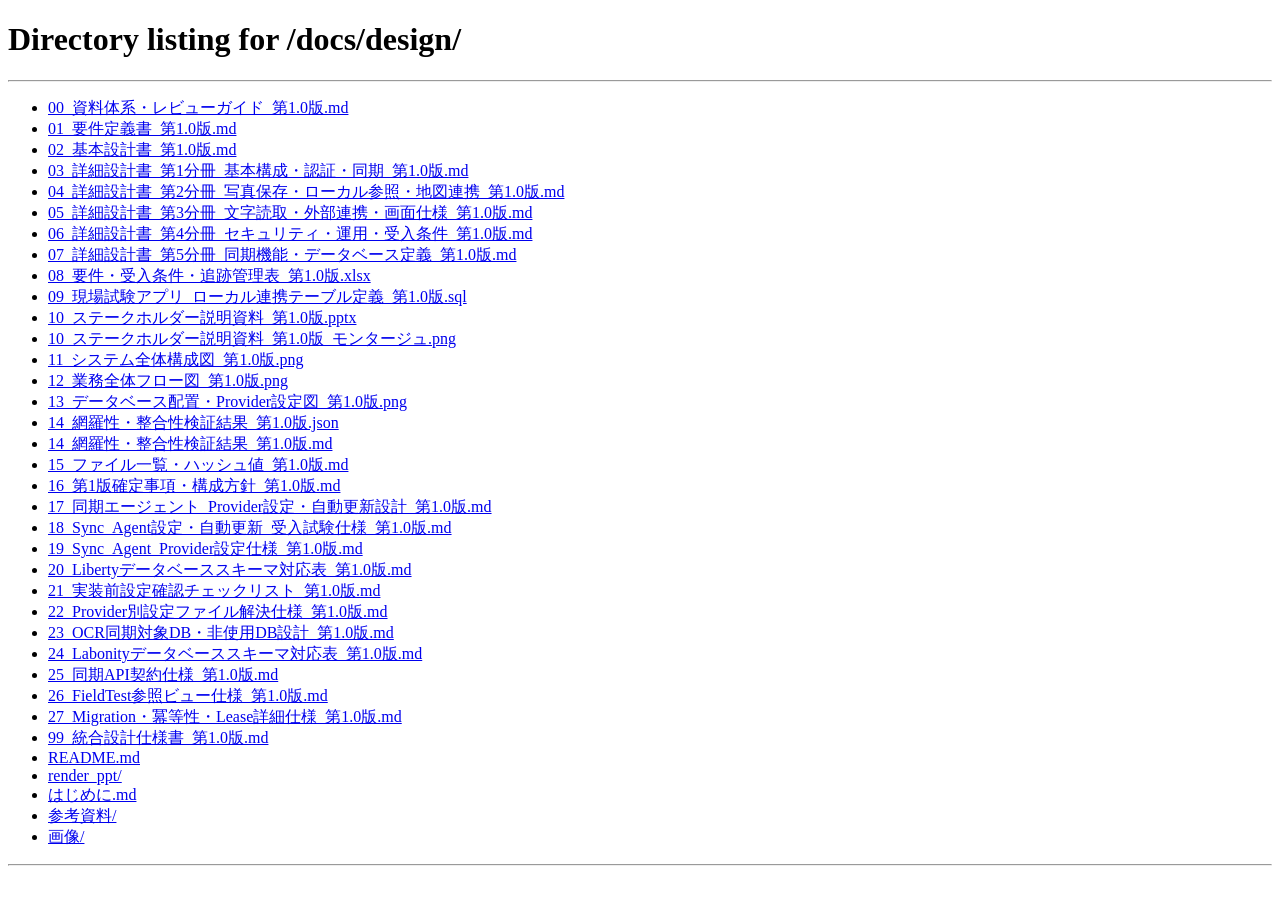
<file: index.html>
<!doctype html>
<html lang="ja">
<head>
  <meta charset="utf-8">
  <meta http-equiv="refresh" content="0; url=docs/design/">
  <meta name="viewport" content="width=device-width, initial-scale=1">
  <title>FieldTester</title>
  <link rel="canonical" href="docs/design/">
</head>
<body>
  <p><a href="docs/design/">現場試験アプリ 設計書 目次へ移動</a></p>
</body>
</html>
</file>
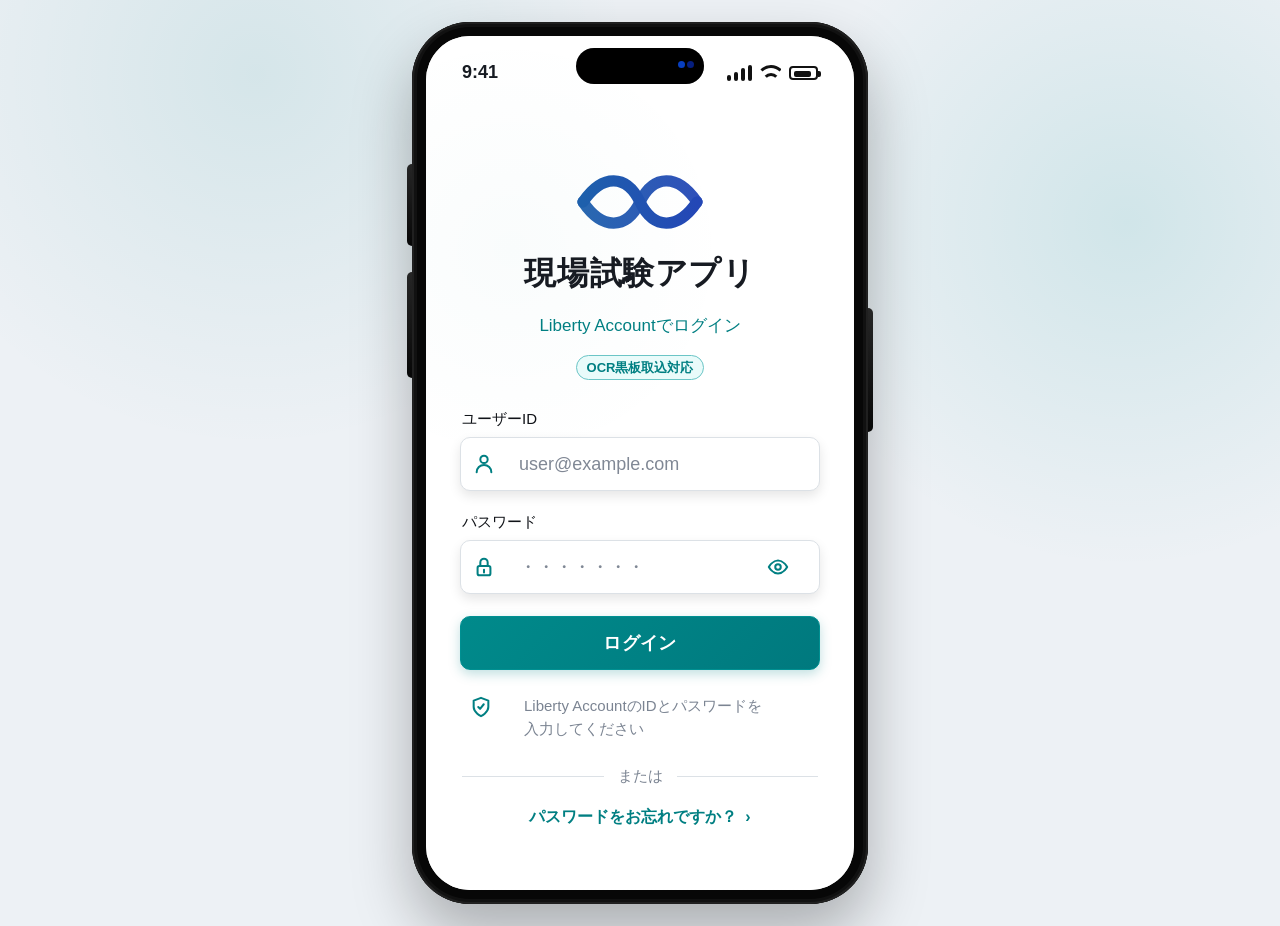
<file: docs/sample/index.html>
<!doctype html>
<html lang="ja">
<head>
  <meta charset="utf-8">
  <meta name="viewport" content="width=device-width, initial-scale=1">
  <title>現場試験アプリ OCR黒板対応サンプル</title>
  <link rel="stylesheet" href="assets/styles.css">
</head>
<body>
  <noscript>このサンプルを実行するには JavaScript を有効にしてください。</noscript>
  <div id="app"></div>
  <div id="toast" class="toast" aria-live="polite"></div>
  <input id="photoFileInput" class="visually-hidden" type="file" accept="image/*">
  <script src="assets/app.js" defer></script>
</body>
</html>
</file>
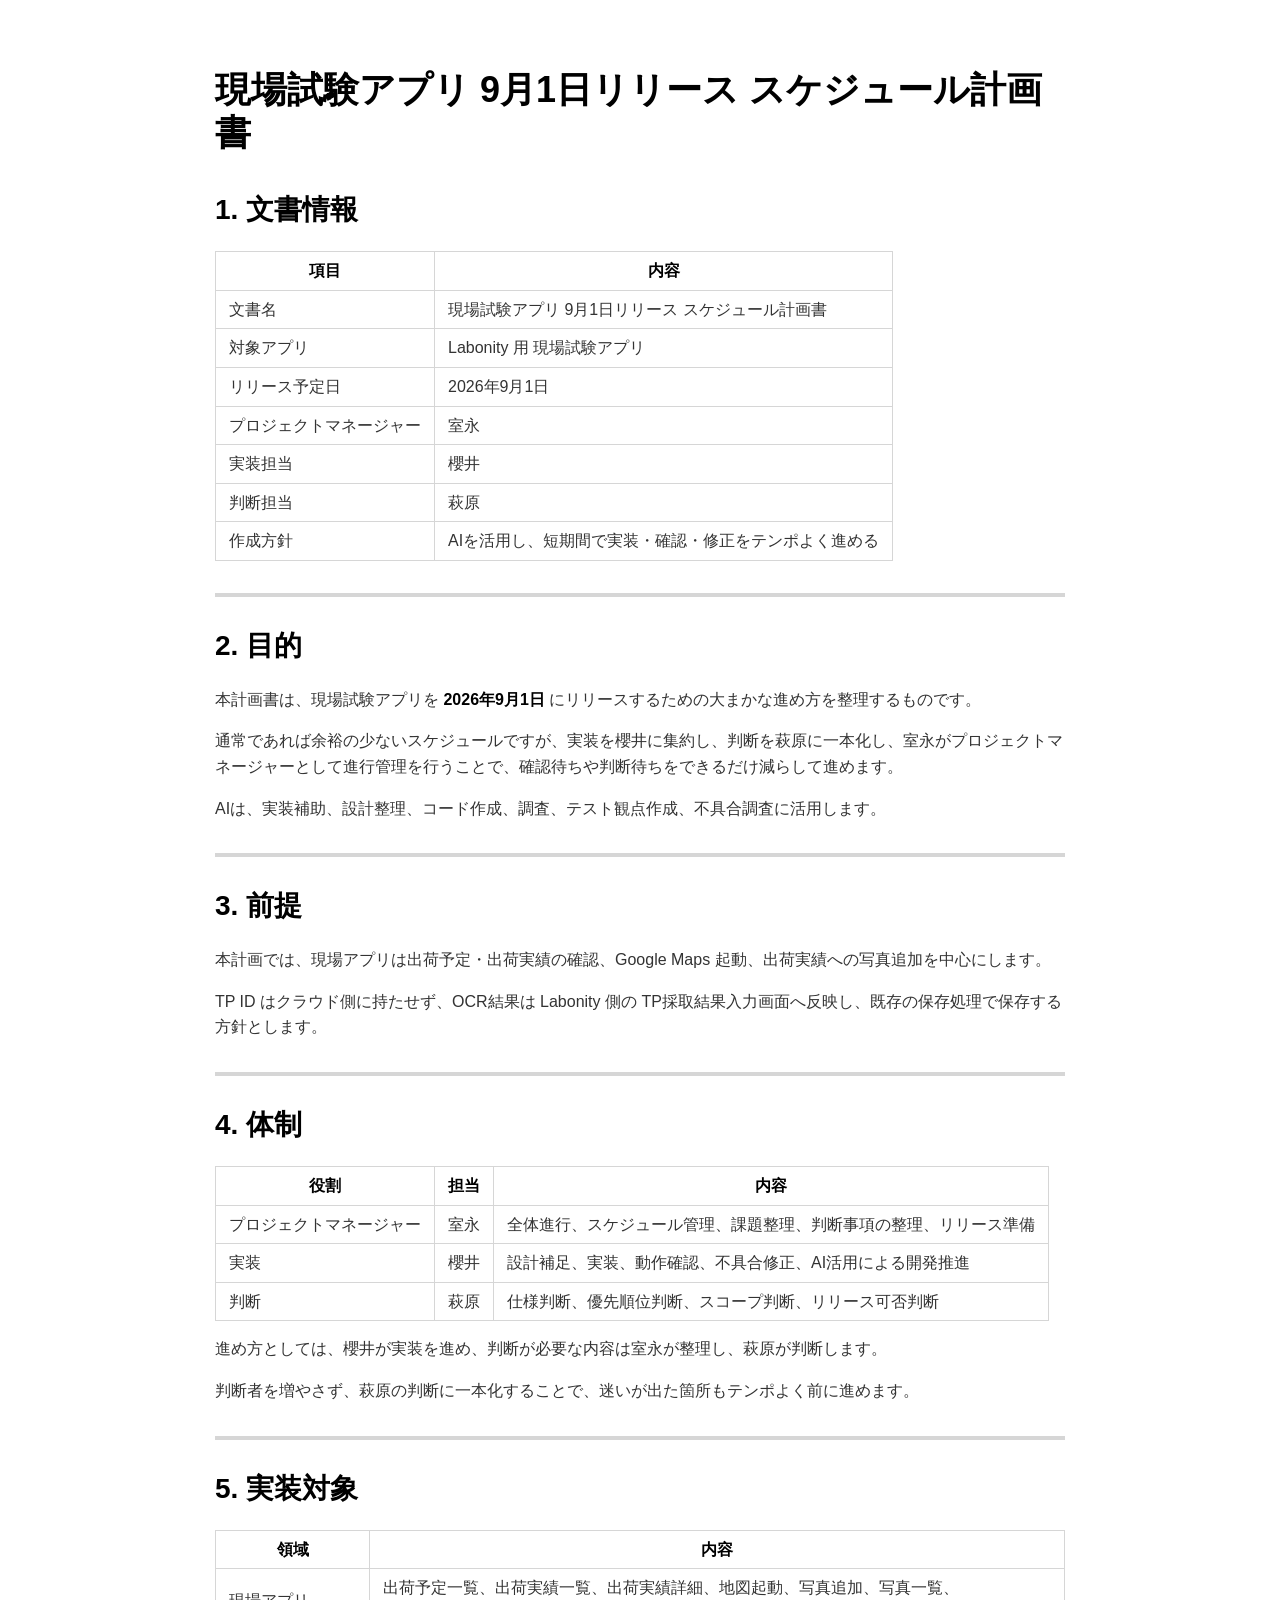
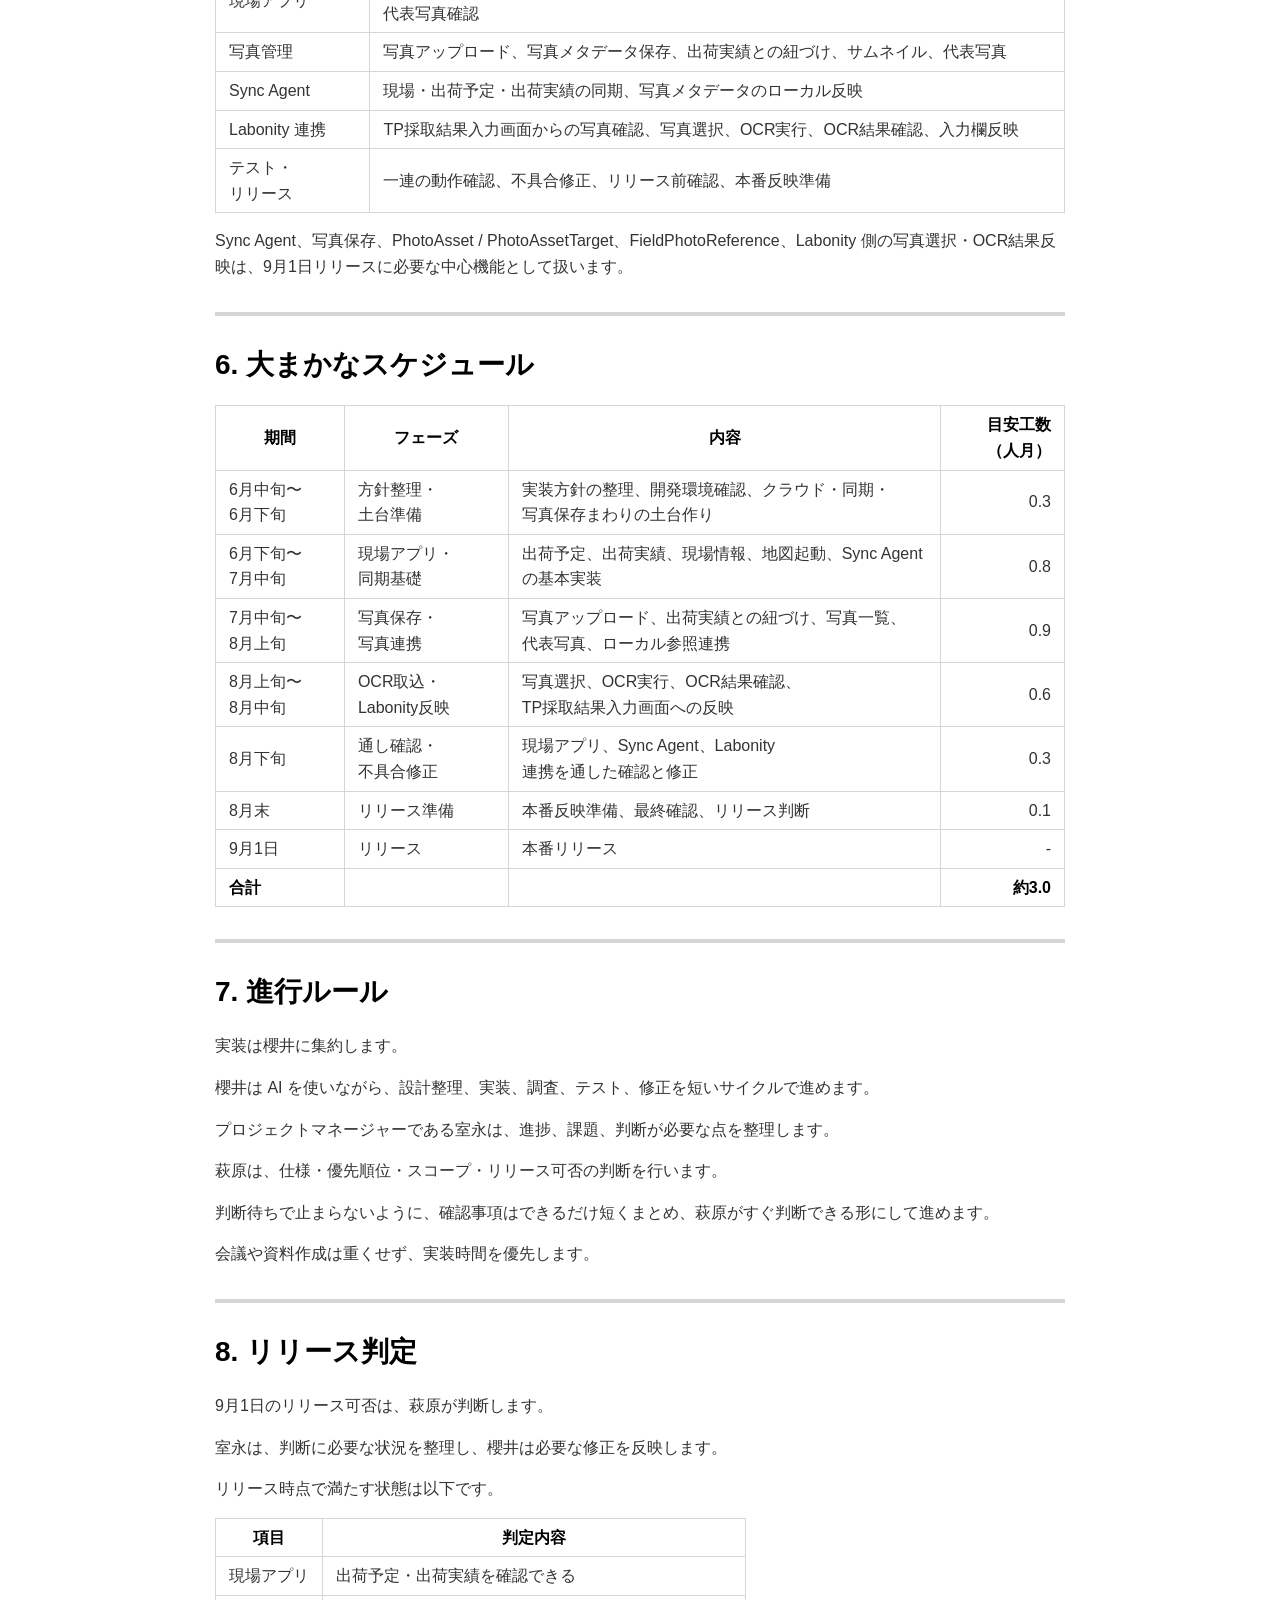
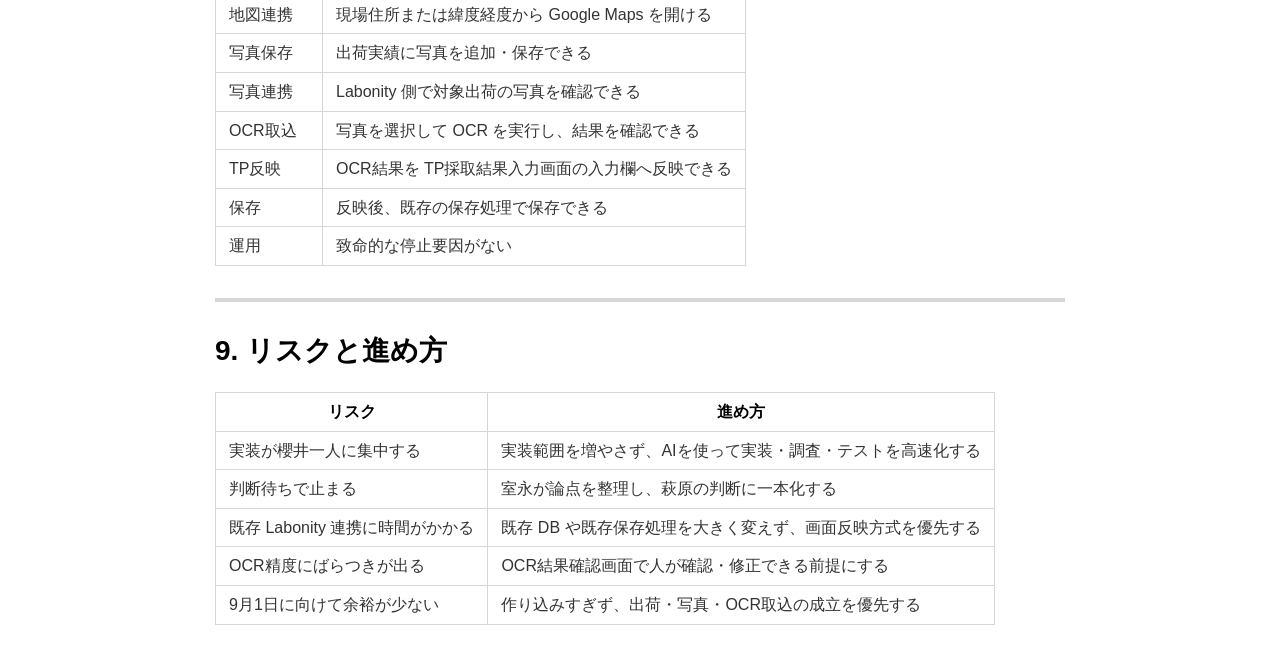
<file: docs/現場試験アプリ_9月1日リリース_スケジュール計画書.html>
<!DOCTYPE html><html><head>
      <title>現場試験アプリ_9月1日リリース_スケジュール計画書</title>
      <meta charset="utf-8">
      <meta name="viewport" content="width=device-width, initial-scale=1.0">
      
      <link rel="stylesheet" href="file:///c:\Users\User01\.antigravity-ide\extensions\shd101wyy.markdown-preview-enhanced-0.8.30-universal\crossnote\dependencies\katex\katex.min.css">
      
      
      
      
      
      
      
      <style>
      code[class*=language-],pre[class*=language-]{color:#333;background:0 0;font-family:Consolas,"Liberation Mono",Menlo,Courier,monospace;text-align:left;white-space:pre;word-spacing:normal;word-break:normal;word-wrap:normal;line-height:1.4;-moz-tab-size:8;-o-tab-size:8;tab-size:8;-webkit-hyphens:none;-moz-hyphens:none;-ms-hyphens:none;hyphens:none}pre[class*=language-]{padding:.8em;overflow:auto;border-radius:3px;background:#f5f5f5}:not(pre)>code[class*=language-]{padding:.1em;border-radius:.3em;white-space:normal;background:#f5f5f5}.token.blockquote,.token.comment{color:#969896}.token.cdata{color:#183691}.token.doctype,.token.macro.property,.token.punctuation,.token.variable{color:#333}.token.builtin,.token.important,.token.keyword,.token.operator,.token.rule{color:#a71d5d}.token.attr-value,.token.regex,.token.string,.token.url{color:#183691}.token.atrule,.token.boolean,.token.code,.token.command,.token.constant,.token.entity,.token.number,.token.property,.token.symbol{color:#0086b3}.token.prolog,.token.selector,.token.tag{color:#63a35c}.token.attr-name,.token.class,.token.class-name,.token.function,.token.id,.token.namespace,.token.pseudo-class,.token.pseudo-element,.token.url-reference .token.variable{color:#795da3}.token.entity{cursor:help}.token.title,.token.title .token.punctuation{font-weight:700;color:#1d3e81}.token.list{color:#ed6a43}.token.inserted{background-color:#eaffea;color:#55a532}.token.deleted{background-color:#ffecec;color:#bd2c00}.token.bold{font-weight:700}.token.italic{font-style:italic}.language-json .token.property{color:#183691}.language-markup .token.tag .token.punctuation{color:#333}.language-css .token.function,code.language-css{color:#0086b3}.language-yaml .token.atrule{color:#63a35c}code.language-yaml{color:#183691}.language-ruby .token.function{color:#333}.language-markdown .token.url{color:#795da3}.language-makefile .token.symbol{color:#795da3}.language-makefile .token.variable{color:#183691}.language-makefile .token.builtin{color:#0086b3}.language-bash .token.keyword{color:#0086b3}pre[data-line]{position:relative;padding:1em 0 1em 3em}pre[data-line] .line-highlight-wrapper{position:absolute;top:0;left:0;background-color:transparent;display:block;width:100%}pre[data-line] .line-highlight{position:absolute;left:0;right:0;padding:inherit 0;margin-top:1em;background:hsla(24,20%,50%,.08);background:linear-gradient(to right,hsla(24,20%,50%,.1) 70%,hsla(24,20%,50%,0));pointer-events:none;line-height:inherit;white-space:pre}pre[data-line] .line-highlight:before,pre[data-line] .line-highlight[data-end]:after{content:attr(data-start);position:absolute;top:.4em;left:.6em;min-width:1em;padding:0 .5em;background-color:hsla(24,20%,50%,.4);color:#f4f1ef;font:bold 65%/1.5 sans-serif;text-align:center;vertical-align:.3em;border-radius:999px;text-shadow:none;box-shadow:0 1px #fff}pre[data-line] .line-highlight[data-end]:after{content:attr(data-end);top:auto;bottom:.4em}html body{font-family:'Helvetica Neue',Helvetica,'Segoe UI',Arial,freesans,sans-serif;font-size:16px;line-height:1.6;color:#333;background-color:#fff;overflow:initial;box-sizing:border-box;word-wrap:break-word}html body>:first-child{margin-top:0}html body h1,html body h2,html body h3,html body h4,html body h5,html body h6{line-height:1.2;margin-top:1em;margin-bottom:16px;color:#000}html body h1{font-size:2.25em;font-weight:300;padding-bottom:.3em}html body h2{font-size:1.75em;font-weight:400;padding-bottom:.3em}html body h3{font-size:1.5em;font-weight:500}html body h4{font-size:1.25em;font-weight:600}html body h5{font-size:1.1em;font-weight:600}html body h6{font-size:1em;font-weight:600}html body h1,html body h2,html body h3,html body h4,html body h5{font-weight:600}html body h5{font-size:1em}html body h6{color:#5c5c5c}html body strong{color:#000}html body del{color:#5c5c5c}html body a:not([href]){color:inherit;text-decoration:none}html body a{color:#08c;text-decoration:none}html body a:hover{color:#00a3f5;text-decoration:none}html body img{max-width:100%}html body>p{margin-top:0;margin-bottom:16px;word-wrap:break-word}html body>ol,html body>ul{margin-bottom:16px}html body ol,html body ul{padding-left:2em}html body ol.no-list,html body ul.no-list{padding:0;list-style-type:none}html body ol ol,html body ol ul,html body ul ol,html body ul ul{margin-top:0;margin-bottom:0}html body li{margin-bottom:0}html body li.task-list-item{list-style:none}html body li>p{margin-top:0;margin-bottom:0}html body .task-list-item-checkbox{margin:0 .2em .25em -1.8em;vertical-align:middle}html body .task-list-item-checkbox:hover{cursor:pointer}html body blockquote{margin:16px 0;font-size:inherit;padding:0 15px;color:#5c5c5c;background-color:#f0f0f0;border-left:4px solid #d6d6d6}html body blockquote>:first-child{margin-top:0}html body blockquote>:last-child{margin-bottom:0}html body hr{height:4px;margin:32px 0;background-color:#d6d6d6;border:0 none}html body table{margin:10px 0 15px 0;border-collapse:collapse;border-spacing:0;display:block;width:100%;overflow:auto;word-break:normal;word-break:keep-all}html body table th{font-weight:700;color:#000}html body table td,html body table th{border:1px solid #d6d6d6;padding:6px 13px}html body dl{padding:0}html body dl dt{padding:0;margin-top:16px;font-size:1em;font-style:italic;font-weight:700}html body dl dd{padding:0 16px;margin-bottom:16px}html body code{font-family:Menlo,Monaco,Consolas,'Courier New',monospace;font-size:.85em;color:#000;background-color:#f0f0f0;border-radius:3px;padding:.2em 0}html body code::after,html body code::before{letter-spacing:-.2em;content:'\00a0'}html body pre>code{padding:0;margin:0;word-break:normal;white-space:pre;background:0 0;border:0}html body .highlight{margin-bottom:16px}html body .highlight pre,html body pre{padding:1em;overflow:auto;line-height:1.45;border:#d6d6d6;border-radius:3px}html body .highlight pre{margin-bottom:0;word-break:normal}html body pre code,html body pre tt{display:inline;max-width:initial;padding:0;margin:0;overflow:initial;line-height:inherit;word-wrap:normal;background-color:transparent;border:0}html body pre code:after,html body pre code:before,html body pre tt:after,html body pre tt:before{content:normal}html body blockquote,html body dl,html body ol,html body p,html body pre,html body ul{margin-top:0;margin-bottom:16px}html body kbd{color:#000;border:1px solid #d6d6d6;border-bottom:2px solid #c7c7c7;padding:2px 4px;background-color:#f0f0f0;border-radius:3px}@media print{html body{background-color:#fff}html body h1,html body h2,html body h3,html body h4,html body h5,html body h6{color:#000;page-break-after:avoid}html body blockquote{color:#5c5c5c}html body pre{page-break-inside:avoid}html body table{display:table}html body img{display:block;max-width:100%;max-height:100%}html body code,html body pre{word-wrap:break-word;white-space:pre}}.markdown-preview{width:100%;height:100%;box-sizing:border-box}.markdown-preview ul{list-style:disc}.markdown-preview ul ul{list-style:circle}.markdown-preview ul ul ul{list-style:square}.markdown-preview ol{list-style:decimal}.markdown-preview ol ol,.markdown-preview ul ol{list-style-type:lower-roman}.markdown-preview ol ol ol,.markdown-preview ol ul ol,.markdown-preview ul ol ol,.markdown-preview ul ul ol{list-style-type:lower-alpha}.markdown-preview .newpage,.markdown-preview .pagebreak{page-break-before:always}.markdown-preview pre.line-numbers{position:relative;padding-left:3.8em;counter-reset:linenumber}.markdown-preview pre.line-numbers>code{position:relative}.markdown-preview pre.line-numbers .line-numbers-rows{position:absolute;pointer-events:none;top:1em;font-size:100%;left:0;width:3em;letter-spacing:-1px;border-right:1px solid #999;-webkit-user-select:none;-moz-user-select:none;-ms-user-select:none;user-select:none}.markdown-preview pre.line-numbers .line-numbers-rows>span{pointer-events:none;display:block;counter-increment:linenumber}.markdown-preview pre.line-numbers .line-numbers-rows>span:before{content:counter(linenumber);color:#999;display:block;padding-right:.8em;text-align:right}.markdown-preview .mathjax-exps .MathJax_Display{text-align:center!important}.markdown-preview:not([data-for=preview]) .code-chunk .code-chunk-btn-group{display:none}.markdown-preview:not([data-for=preview]) .code-chunk .status{display:none}.markdown-preview:not([data-for=preview]) .code-chunk .output-div{margin-bottom:16px}.markdown-preview .md-toc{padding:0}.markdown-preview .md-toc .md-toc-details{margin:0;padding:0;border:none}.markdown-preview .md-toc summary.md-toc-link-wrapper{cursor:pointer;list-style-position:outside}.markdown-preview .md-toc summary.md-toc-link-wrapper::marker{font-size:.85em}.markdown-preview .md-toc .md-toc-link-wrapper .md-toc-link{display:inline;padding:.25rem 0}.markdown-preview .md-toc .md-toc-link-wrapper .md-toc-link div,.markdown-preview .md-toc .md-toc-link-wrapper .md-toc-link p{display:inline}.markdown-preview .md-toc .md-toc-link-wrapper.highlighted .md-toc-link{font-weight:800}.markdown-preview .md-toc .md-toc-link-wrapper[data-level='0']{margin-left:12px}.markdown-preview .md-toc .md-toc-link-wrapper[data-level='1']{margin-left:28px}.markdown-preview .md-toc .md-toc-link-wrapper[data-level='2']{margin-left:44px}.markdown-preview .md-toc .md-toc-link-wrapper[data-level='3']{margin-left:60px}.markdown-preview .md-toc .md-toc-link-wrapper[data-level='4']{margin-left:76px}.markdown-preview .md-toc .md-toc-link-wrapper[data-level='5']{margin-left:80px}.markdown-preview a.tag,.markdown-preview a.tag:active,.markdown-preview a.tag:link,.markdown-preview a.tag:visited,.markdown-preview span.tag:not(.token){display:inline-block;background-color:var(--vscode-badge-background,rgba(127,127,127,.18));color:var(--vscode-badge-foreground,currentColor);border-radius:2em;font-size:.85em;font-weight:500;padding:.05em .55em;line-height:1.5;white-space:nowrap;text-decoration:none;text-shadow:none;box-shadow:none;transition:background-color .12s ease,opacity .12s ease}.markdown-preview a.tag{cursor:pointer}.markdown-preview a.tag:focus,.markdown-preview a.tag:hover{background-color:var(--vscode-badge-background,rgba(127,127,127,.32));color:var(--vscode-badge-foreground,currentColor);opacity:.85;text-decoration:none;outline:0}.markdown-preview .wikilink-embed-content{border-left:3px solid var(--vscode-textBlockQuote-border,rgba(128,128,128,.3));background:var(--vscode-textBlockQuote-background,rgba(128,128,128,.05));margin:.5em 0;padding:.5em .75em;border-radius:0 3px 3px 0}.markdown-preview .wikilink-embed-content.wikilink-embed-error{border-left-color:var(--vscode-errorForeground,#cf222e);color:var(--vscode-errorForeground,#cf222e);font-style:italic;opacity:.8}.markdown-preview .wikilink-embed-content h1:first-child,.markdown-preview .wikilink-embed-content h2:first-child,.markdown-preview .wikilink-embed-content h3:first-child,.markdown-preview .wikilink-embed-content h4:first-child,.markdown-preview .wikilink-embed-content h5:first-child,.markdown-preview .wikilink-embed-content h6:first-child{margin-top:.25em}.markdown-preview .wikilink-embed-content .wikilink-embed-content{margin:.25em 0;padding:.25em .5em}.markdown-preview .block-id{display:none}.scrollbar-style::-webkit-scrollbar{width:8px}.scrollbar-style::-webkit-scrollbar-track{border-radius:10px;background-color:transparent}.scrollbar-style::-webkit-scrollbar-thumb{border-radius:5px;background-color:var(--vscode-scrollbarSlider-background,rgba(150,150,150,.66));border:4px solid var(--vscode-scrollbarSlider-background,rgba(150,150,150,.66));background-clip:content-box}.scrollbar-style::-webkit-scrollbar-thumb:hover{background-color:var(--vscode-scrollbarSlider-hoverBackground,rgba(120,120,120,.66))}html body[for=html-export]:not([data-presentation-mode]){position:relative;width:100%;height:100%;top:0;left:0;margin:0;padding:0;overflow:auto}html body[for=html-export]:not([data-presentation-mode]) .markdown-preview{position:relative;top:0;min-height:100vh}@media screen and (min-width:914px){html body[for=html-export]:not([data-presentation-mode]) .markdown-preview{padding:2em calc(50% - 457px + 2em)}}@media screen and (max-width:914px){html body[for=html-export]:not([data-presentation-mode]) .markdown-preview{padding:2em}}@media screen and (max-width:450px){html body[for=html-export]:not([data-presentation-mode]) .markdown-preview{font-size:14px!important;padding:1em}}@media print{html body[for=html-export]:not([data-presentation-mode]) #sidebar-toc-btn{display:none}}html body[for=html-export]:not([data-presentation-mode]) #sidebar-toc-btn{position:fixed;bottom:8px;left:8px;font-size:28px;cursor:pointer;color:inherit;z-index:99;width:32px;text-align:center;opacity:.4}html body[for=html-export]:not([data-presentation-mode])[html-show-sidebar-toc] #sidebar-toc-btn{opacity:1}html body[for=html-export]:not([data-presentation-mode])[html-show-sidebar-toc] .md-sidebar-toc{position:fixed;top:0;left:0;width:300px;height:100%;padding:32px 0 48px 0;font-size:14px;box-shadow:0 0 4px rgba(150,150,150,.33);box-sizing:border-box;overflow:auto;background-color:inherit}html body[for=html-export]:not([data-presentation-mode])[html-show-sidebar-toc] .md-sidebar-toc::-webkit-scrollbar{width:8px}html body[for=html-export]:not([data-presentation-mode])[html-show-sidebar-toc] .md-sidebar-toc::-webkit-scrollbar-track{border-radius:10px;background-color:transparent}html body[for=html-export]:not([data-presentation-mode])[html-show-sidebar-toc] .md-sidebar-toc::-webkit-scrollbar-thumb{border-radius:5px;background-color:var(--vscode-scrollbarSlider-background,rgba(150,150,150,.66));border:4px solid var(--vscode-scrollbarSlider-background,rgba(150,150,150,.66));background-clip:content-box}html body[for=html-export]:not([data-presentation-mode])[html-show-sidebar-toc] .md-sidebar-toc::-webkit-scrollbar-thumb:hover{background-color:var(--vscode-scrollbarSlider-hoverBackground,rgba(120,120,120,.66))}html body[for=html-export]:not([data-presentation-mode])[html-show-sidebar-toc] .md-sidebar-toc a{text-decoration:none}html body[for=html-export]:not([data-presentation-mode])[html-show-sidebar-toc] .md-sidebar-toc .md-toc{padding:0 16px}html body[for=html-export]:not([data-presentation-mode])[html-show-sidebar-toc] .md-sidebar-toc .md-toc .md-toc-details{margin:0;padding:0;border:none}html body[for=html-export]:not([data-presentation-mode])[html-show-sidebar-toc] .md-sidebar-toc .md-toc .md-toc-link-wrapper .md-toc-link{display:inline;padding:.25rem 0}html body[for=html-export]:not([data-presentation-mode])[html-show-sidebar-toc] .md-sidebar-toc .md-toc .md-toc-link-wrapper .md-toc-link div,html body[for=html-export]:not([data-presentation-mode])[html-show-sidebar-toc] .md-sidebar-toc .md-toc .md-toc-link-wrapper .md-toc-link p{display:inline}html body[for=html-export]:not([data-presentation-mode])[html-show-sidebar-toc] .md-sidebar-toc .md-toc .md-toc-link-wrapper.highlighted .md-toc-link{font-weight:800}html body[for=html-export]:not([data-presentation-mode])[html-show-sidebar-toc] .md-sidebar-toc .md-toc .md-toc-link-wrapper[data-level='0']{padding-left:0}html body[for=html-export]:not([data-presentation-mode])[html-show-sidebar-toc] .md-sidebar-toc .md-toc .md-toc-link-wrapper[data-level='1']{padding-left:16px}html body[for=html-export]:not([data-presentation-mode])[html-show-sidebar-toc] .md-sidebar-toc .md-toc .md-toc-link-wrapper[data-level='2']{padding-left:32px}html body[for=html-export]:not([data-presentation-mode])[html-show-sidebar-toc] .md-sidebar-toc .md-toc .md-toc-link-wrapper[data-level='3']{padding-left:48px}html body[for=html-export]:not([data-presentation-mode])[html-show-sidebar-toc] .md-sidebar-toc .md-toc .md-toc-link-wrapper[data-level='4']{padding-left:64px}html body[for=html-export]:not([data-presentation-mode])[html-show-sidebar-toc] .md-sidebar-toc .md-toc .md-toc-link-wrapper[data-level='5']{padding-left:80px}html body[for=html-export]:not([data-presentation-mode])[html-show-sidebar-toc] .markdown-preview{left:300px;width:calc(100% - 300px);padding:2em calc(50% - 457px - 300px / 2);margin:0;box-sizing:border-box}@media screen and (max-width:1274px){html body[for=html-export]:not([data-presentation-mode])[html-show-sidebar-toc] .markdown-preview{padding:2em}}@media screen and (max-width:450px){html body[for=html-export]:not([data-presentation-mode])[html-show-sidebar-toc] .markdown-preview{width:100%}}html body[for=html-export]:not([data-presentation-mode]):not([html-show-sidebar-toc]) .markdown-preview{left:50%;transform:translateX(-50%)}html body[for=html-export]:not([data-presentation-mode]):not([html-show-sidebar-toc]) .md-sidebar-toc{display:none}
/* Please visit the URL below for more information: */
/*   https://shd101wyy.github.io/markdown-preview-enhanced/#/customize-css */

      </style>
      <!-- The content below will be included at the end of the <head> element. -->
<script type="text/javascript">
  document.addEventListener("DOMContentLoaded", function () {
    // your code here
  });
</script>
    </head>
    <body for="html-export">
      <div class="crossnote markdown-preview  ">
      
<h1 id="現場試験アプリ-9月1日リリース-スケジュール計画書">現場試験アプリ 9月1日リリース スケジュール計画書 </h1>
<h2 id="1-文書情報">1. 文書情報 </h2>
<table>
<thead>
<tr>
<th>項目</th>
<th>内容</th>
</tr>
</thead>
<tbody>
<tr>
<td>文書名</td>
<td>現場試験アプリ 9月1日リリース スケジュール計画書</td>
</tr>
<tr>
<td>対象アプリ</td>
<td>Labonity 用 現場試験アプリ</td>
</tr>
<tr>
<td>リリース予定日</td>
<td>2026年9月1日</td>
</tr>
<tr>
<td>プロジェクトマネージャー</td>
<td>室永</td>
</tr>
<tr>
<td>実装担当</td>
<td>櫻井</td>
</tr>
<tr>
<td>判断担当</td>
<td>萩原</td>
</tr>
<tr>
<td>作成方針</td>
<td>AIを活用し、短期間で実装・確認・修正をテンポよく進める</td>
</tr>
</tbody>
</table>
<hr>
<h2 id="2-目的">2. 目的 </h2>
<p>本計画書は、現場試験アプリを <strong>2026年9月1日</strong> にリリースするための大まかな進め方を整理するものです。</p>
<p>通常であれば余裕の少ないスケジュールですが、実装を櫻井に集約し、判断を萩原に一本化し、室永がプロジェクトマネージャーとして進行管理を行うことで、確認待ちや判断待ちをできるだけ減らして進めます。</p>
<p>AIは、実装補助、設計整理、コード作成、調査、テスト観点作成、不具合調査に活用します。</p>
<hr>
<h2 id="3-前提">3. 前提 </h2>
<p>本計画では、現場アプリは出荷予定・出荷実績の確認、Google Maps 起動、出荷実績への写真追加を中心にします。</p>
<p>TP ID はクラウド側に持たせず、OCR結果は Labonity 側の TP採取結果入力画面へ反映し、既存の保存処理で保存する方針とします。</p>
<hr>
<h2 id="4-体制">4. 体制 </h2>
<table>
<thead>
<tr>
<th>役割</th>
<th>担当</th>
<th>内容</th>
</tr>
</thead>
<tbody>
<tr>
<td>プロジェクトマネージャー</td>
<td>室永</td>
<td>全体進行、スケジュール管理、課題整理、判断事項の整理、リリース準備</td>
</tr>
<tr>
<td>実装</td>
<td>櫻井</td>
<td>設計補足、実装、動作確認、不具合修正、AI活用による開発推進</td>
</tr>
<tr>
<td>判断</td>
<td>萩原</td>
<td>仕様判断、優先順位判断、スコープ判断、リリース可否判断</td>
</tr>
</tbody>
</table>
<p>進め方としては、櫻井が実装を進め、判断が必要な内容は室永が整理し、萩原が判断します。</p>
<p>判断者を増やさず、萩原の判断に一本化することで、迷いが出た箇所もテンポよく前に進めます。</p>
<hr>
<h2 id="5-実装対象">5. 実装対象 </h2>
<table>
<thead>
<tr>
<th>領域</th>
<th>内容</th>
</tr>
</thead>
<tbody>
<tr>
<td>現場アプリ</td>
<td>出荷予定一覧、出荷実績一覧、出荷実績詳細、地図起動、写真追加、写真一覧、代表写真確認</td>
</tr>
<tr>
<td>写真管理</td>
<td>写真アップロード、写真メタデータ保存、出荷実績との紐づけ、サムネイル、代表写真</td>
</tr>
<tr>
<td>Sync Agent</td>
<td>現場・出荷予定・出荷実績の同期、写真メタデータのローカル反映</td>
</tr>
<tr>
<td>Labonity 連携</td>
<td>TP採取結果入力画面からの写真確認、写真選択、OCR実行、OCR結果確認、入力欄反映</td>
</tr>
<tr>
<td>テスト・リリース</td>
<td>一連の動作確認、不具合修正、リリース前確認、本番反映準備</td>
</tr>
</tbody>
</table>
<p>Sync Agent、写真保存、PhotoAsset / PhotoAssetTarget、FieldPhotoReference、Labonity 側の写真選択・OCR結果反映は、9月1日リリースに必要な中心機能として扱います。</p>
<hr>
<h2 id="6-大まかなスケジュール">6. 大まかなスケジュール </h2>
<table>
<thead>
<tr>
<th>期間</th>
<th>フェーズ</th>
<th>内容</th>
<th style="text-align:right">目安工数（人月）</th>
</tr>
</thead>
<tbody>
<tr>
<td>6月中旬〜6月下旬</td>
<td>方針整理・土台準備</td>
<td>実装方針の整理、開発環境確認、クラウド・同期・写真保存まわりの土台作り</td>
<td style="text-align:right">0.3</td>
</tr>
<tr>
<td>6月下旬〜7月中旬</td>
<td>現場アプリ・同期基礎</td>
<td>出荷予定、出荷実績、現場情報、地図起動、Sync Agent の基本実装</td>
<td style="text-align:right">0.8</td>
</tr>
<tr>
<td>7月中旬〜8月上旬</td>
<td>写真保存・写真連携</td>
<td>写真アップロード、出荷実績との紐づけ、写真一覧、代表写真、ローカル参照連携</td>
<td style="text-align:right">0.9</td>
</tr>
<tr>
<td>8月上旬〜8月中旬</td>
<td>OCR取込・Labonity反映</td>
<td>写真選択、OCR実行、OCR結果確認、TP採取結果入力画面への反映</td>
<td style="text-align:right">0.6</td>
</tr>
<tr>
<td>8月下旬</td>
<td>通し確認・不具合修正</td>
<td>現場アプリ、Sync Agent、Labonity 連携を通した確認と修正</td>
<td style="text-align:right">0.3</td>
</tr>
<tr>
<td>8月末</td>
<td>リリース準備</td>
<td>本番反映準備、最終確認、リリース判断</td>
<td style="text-align:right">0.1</td>
</tr>
<tr>
<td>9月1日</td>
<td>リリース</td>
<td>本番リリース</td>
<td style="text-align:right">-</td>
</tr>
<tr>
<td><strong>合計</strong></td>
<td></td>
<td></td>
<td style="text-align:right"><strong>約3.0</strong></td>
</tr>
</tbody>
</table>
<hr>
<h2 id="7-進行ルール">7. 進行ルール </h2>
<p>実装は櫻井に集約します。</p>
<p>櫻井は AI を使いながら、設計整理、実装、調査、テスト、修正を短いサイクルで進めます。</p>
<p>プロジェクトマネージャーである室永は、進捗、課題、判断が必要な点を整理します。</p>
<p>萩原は、仕様・優先順位・スコープ・リリース可否の判断を行います。</p>
<p>判断待ちで止まらないように、確認事項はできるだけ短くまとめ、萩原がすぐ判断できる形にして進めます。</p>
<p>会議や資料作成は重くせず、実装時間を優先します。</p>
<hr>
<h2 id="8-リリース判定">8. リリース判定 </h2>
<p>9月1日のリリース可否は、萩原が判断します。</p>
<p>室永は、判断に必要な状況を整理し、櫻井は必要な修正を反映します。</p>
<p>リリース時点で満たす状態は以下です。</p>
<table>
<thead>
<tr>
<th>項目</th>
<th>判定内容</th>
</tr>
</thead>
<tbody>
<tr>
<td>現場アプリ</td>
<td>出荷予定・出荷実績を確認できる</td>
</tr>
<tr>
<td>地図連携</td>
<td>現場住所または緯度経度から Google Maps を開ける</td>
</tr>
<tr>
<td>写真保存</td>
<td>出荷実績に写真を追加・保存できる</td>
</tr>
<tr>
<td>写真連携</td>
<td>Labonity 側で対象出荷の写真を確認できる</td>
</tr>
<tr>
<td>OCR取込</td>
<td>写真を選択して OCR を実行し、結果を確認できる</td>
</tr>
<tr>
<td>TP反映</td>
<td>OCR結果を TP採取結果入力画面の入力欄へ反映できる</td>
</tr>
<tr>
<td>保存</td>
<td>反映後、既存の保存処理で保存できる</td>
</tr>
<tr>
<td>運用</td>
<td>致命的な停止要因がない</td>
</tr>
</tbody>
</table>
<hr>
<h2 id="9-リスクと進め方">9. リスクと進め方 </h2>
<table>
<thead>
<tr>
<th>リスク</th>
<th>進め方</th>
</tr>
</thead>
<tbody>
<tr>
<td>実装が櫻井一人に集中する</td>
<td>実装範囲を増やさず、AIを使って実装・調査・テストを高速化する</td>
</tr>
<tr>
<td>判断待ちで止まる</td>
<td>室永が論点を整理し、萩原の判断に一本化する</td>
</tr>
<tr>
<td>既存 Labonity 連携に時間がかかる</td>
<td>既存 DB や既存保存処理を大きく変えず、画面反映方式を優先する</td>
</tr>
<tr>
<td>OCR精度にばらつきが出る</td>
<td>OCR結果確認画面で人が確認・修正できる前提にする</td>
</tr>
<tr>
<td>9月1日に向けて余裕が少ない</td>
<td>作り込みすぎず、出荷・写真・OCR取込の成立を優先する</td>
</tr>
</tbody>
</table>

      </div>
      
      
    
    
    
    
    
    
  
    </body></html>
</file>
<file: docs/sample/assets/styles.css>
:root {
  --teal: #007f82;
  --teal-2: #009092;
  --teal-3: #006e72;
  --teal-soft: #e9fbfa;
  --ink: #171b22;
  --muted: #69707a;
  --line: #dce1e6;
  --line-dark: #ccd3da;
  --card: #ffffff;
  --bg: #f5f7f9;
  --warn: #d99113;
  --warn-soft: #fff7e5;
  --danger: #f13535;
  --danger-soft: #fff1f1;
  --gray-soft: #f3f4f5;
  --shadow: 0 10px 28px rgba(0, 0, 0, .10);
  --shadow-soft: 0 4px 18px rgba(0, 0, 0, .08);
  --radius-card: 16px;
  --font: -apple-system, BlinkMacSystemFont, "Hiragino Sans", "Hiragino Kaku Gothic ProN", Meiryo, "Segoe UI", sans-serif;
}

* { box-sizing: border-box; }
html, body { min-height: 100%; }
body {
  margin: 0;
  font-family: var(--font);
  color: var(--ink);
  background:
    radial-gradient(circle at 20% 8%, rgba(0, 127, 130, .10), transparent 28%),
    radial-gradient(circle at 88% 24%, rgba(0, 144, 146, .12), transparent 26%),
    #edf1f5;
}
button, input { font-family: inherit; }
button { cursor: pointer; }
button:focus-visible, input:focus-visible { outline: 3px solid rgba(0, 127, 130, .22); outline-offset: 2px; }
.visually-hidden { position: fixed; left: -9999px; width: 1px; height: 1px; opacity: 0; }

.demo-stage {
  min-height: 100dvh;
  display: grid;
  place-items: center;
  padding: 22px;
}
.phone-frame {
  width: min(456px, calc(100vw - 18px));
  height: min(924px, calc(100dvh - 18px));
  min-height: 760px;
  background: #070707;
  border-radius: 58px;
  padding: 14px;
  box-shadow:
    0 30px 60px rgba(0, 0, 0, .28),
    inset 0 0 0 2px #202020,
    inset 0 0 0 5px #111;
  position: relative;
}
.phone-frame::before,
.phone-frame::after {
  content: "";
  position: absolute;
  left: -5px;
  width: 5px;
  border-radius: 5px 0 0 5px;
  background: linear-gradient(#262626, #070707);
}
.phone-frame::before { top: 142px; height: 82px; }
.phone-frame::after { top: 250px; height: 106px; }
.phone-side-button {
  position: absolute;
  right: -5px;
  top: 286px;
  width: 5px;
  height: 124px;
  border-radius: 0 5px 5px 0;
  background: linear-gradient(#262626, #070707);
}
.phone-screen {
  height: 100%;
  background: #fff;
  border-radius: 44px;
  overflow: hidden;
  position: relative;
  box-shadow: inset 0 0 0 1px rgba(0,0,0,.08);
}
.phone-screen::before {
  content: "";
  position: absolute;
  inset: 0;
  pointer-events: none;
  background:
    radial-gradient(circle at 20% 25%, rgba(0, 127, 130, .025), transparent 30%),
    linear-gradient(180deg, rgba(255,255,255,.94), rgba(255,255,255,.98));
}
.status-bar {
  position: relative;
  z-index: 5;
  height: 58px;
  display: flex;
  align-items: center;
  justify-content: space-between;
  padding: 15px 36px 0;
  font-weight: 800;
  font-size: 18px;
}
.dynamic-island {
  position: absolute;
  top: 12px;
  left: 50%;
  transform: translateX(-50%);
  width: 128px;
  height: 36px;
  border-radius: 24px;
  background: #000;
  box-shadow: inset -18px 0 22px rgba(0,0,0,.4);
}
.dynamic-island::after {
  content: "";
  position: absolute;
  right: 19px;
  top: 13px;
  width: 7px;
  height: 7px;
  border-radius: 50%;
  background: #0b54ff;
  box-shadow: 9px 0 0 #0728a8;
  opacity: .75;
}
.status-icons {
  display: flex;
  align-items: center;
  gap: 8px;
  color: #111;
  font-size: 0;
}
.signal {
  display: inline-grid;
  grid-template-columns: repeat(4, 4px);
  gap: 3px;
  align-items: end;
  height: 17px;
}
.signal span { display: block; width: 4px; border-radius: 3px; background: #111; }
.signal span:nth-child(1) { height: 6px; }
.signal span:nth-child(2) { height: 9px; }
.signal span:nth-child(3) { height: 13px; }
.signal span:nth-child(4) { height: 16px; }
.wifi {
  width: 21px;
  height: 15px;
  position: relative;
  overflow: hidden;
}
.wifi::before,
.wifi::after {
  content: "";
  position: absolute;
  left: 50%;
  transform: translateX(-50%);
  border: 3px solid #111;
  border-color: #111 transparent transparent transparent;
  border-radius: 50%;
}
.wifi::before { width: 24px; height: 24px; top: 0; }
.wifi::after { width: 12px; height: 12px; top: 8px; }
.battery {
  width: 29px;
  height: 14px;
  border: 2px solid #111;
  border-radius: 4px;
  position: relative;
}
.battery::before {
  content: "";
  position: absolute;
  right: -5px;
  top: 3px;
  width: 3px;
  height: 6px;
  background: #111;
  border-radius: 0 2px 2px 0;
}
.battery::after {
  content: "";
  position: absolute;
  left: 3px;
  top: 3px;
  width: 17px;
  height: 6px;
  border-radius: 2px;
  background: #111;
}
.app-header {
  position: relative;
  z-index: 5;
  height: 62px;
  display: grid;
  grid-template-columns: 68px 1fr 86px;
  align-items: center;
  padding: 0 24px;
  border-bottom: 1px solid transparent;
}
.app-header.with-line { border-bottom-color: var(--line); }
.app-title {
  text-align: center;
  font-size: 22px;
  font-weight: 900;
  letter-spacing: .02em;
  white-space: nowrap;
}
.header-left,
.header-right {
  display: flex;
  align-items: center;
}
.header-left { justify-content: flex-start; }
.header-right { justify-content: flex-end; gap: 4px; }
.icon-button {
  appearance: none;
  border: 0;
  background: transparent;
  color: var(--teal);
  display: inline-flex;
  align-items: center;
  justify-content: center;
  min-width: 40px;
  min-height: 40px;
  padding: 0;
  font-weight: 800;
}
.icon-button .svg-icon { width: 32px; height: 32px; }
.refresh-label {
  color: var(--teal);
  font-weight: 800;
  font-size: 15px;
}
.screen-body {
  position: relative;
  z-index: 2;
  height: calc(100% - 120px);
  overflow-y: auto;
  -webkit-overflow-scrolling: touch;
  padding: 0 24px 24px;
  scrollbar-width: none;
}
.screen-body::-webkit-scrollbar { display: none; }
.screen-body.login-body {
  height: calc(100% - 58px);
  padding-top: 76px;
}

.svg-icon {
  display: inline-block;
  width: 22px;
  height: 22px;
  color: currentColor;
  vertical-align: middle;
}
.svg-icon svg { width: 100%; height: 100%; display: block; fill: none; stroke: currentColor; stroke-width: 2.2; stroke-linecap: round; stroke-linejoin: round; }
.svg-fill svg { fill: currentColor; stroke: none; }

.login-logo {
  display: grid;
  justify-items: center;
  gap: 18px;
  margin-bottom: 30px;
}
.infinity-logo {
  width: 150px;
  height: 64px;
}
.login-logo h1 {
  margin: 0;
  font-size: 32px;
  font-weight: 900;
  letter-spacing: .02em;
}
.login-logo .login-sub {
  margin: 0;
  color: var(--teal);
  font-weight: 500;
  font-size: 17px;
}
.input-block { margin: 0 10px 22px; }
.input-label {
  display: block;
  margin: 0 0 8px 2px;
  font-size: 15px;
  color: #101318;
  font-weight: 500;
}
.input-box {
  height: 54px;
  border: 1px solid var(--line);
  border-radius: 10px;
  display: grid;
  grid-template-columns: 44px 1fr 40px;
  align-items: center;
  padding: 0 12px;
  box-shadow: 0 5px 12px rgba(0,0,0,.10);
  color: var(--teal);
  background: #fff;
}
.input-box input {
  width: 100%;
  border: 0;
  outline: none;
  color: #808895;
  font-size: 18px;
  background: transparent;
}
.primary-button,
.secondary-button,
.danger-button,
.white-button {
  appearance: none;
  border-radius: 10px;
  min-height: 54px;
  padding: 0 18px;
  font-weight: 900;
  font-size: 18px;
  letter-spacing: .02em;
  display: inline-flex;
  align-items: center;
  justify-content: center;
  gap: 10px;
  width: 100%;
}
.primary-button {
  border: 1px solid var(--teal-2);
  color: #fff;
  background: linear-gradient(135deg, #008a8b, #00797e);
  box-shadow: 0 4px 12px rgba(0, 127, 130, .25);
}
.secondary-button {
  border: 1.5px solid var(--teal);
  color: var(--teal);
  background: #fff;
}
.white-button {
  border: 1.5px solid var(--teal);
  color: var(--teal);
  background: #fff;
}
.danger-button {
  border: 1.5px solid var(--danger);
  color: var(--danger);
  background: #fff;
}
.login-note {
  display: grid;
  grid-template-columns: 46px 1fr;
  align-items: start;
  gap: 8px;
  margin: 24px 20px 26px;
  color: #7b8492;
  font-size: 15px;
  line-height: 1.55;
}
.divider-or {
  display: grid;
  grid-template-columns: 1fr auto 1fr;
  gap: 14px;
  align-items: center;
  color: #7b8492;
  margin: 8px 12px 20px;
  font-size: 15px;
}
.divider-or::before,
.divider-or::after { content: ""; height: 1px; background: var(--line); }
.forgot-link {
  appearance: none;
  border: 0;
  background: transparent;
  color: var(--teal);
  font-weight: 800;
  font-size: 16px;
  display: flex;
  margin: 0 auto;
  gap: 8px;
  align-items: center;
}

.form-card,
.info-card,
.schedule-card,
.shipment-card,
.photo-card,
.result-card {
  background: var(--card);
  border: 1px solid var(--line);
  border-radius: var(--radius-card);
  box-shadow: var(--shadow-soft);
}
.control-card {
  display: flex;
  align-items: center;
  gap: 12px;
  height: 57px;
  border: 1px solid var(--line);
  border-radius: 11px;
  background: #fff;
  padding: 0 16px;
  color: var(--teal);
  margin-bottom: 14px;
  font-weight: 700;
}
.control-card .value {
  color: #15191f;
  font-size: 20px;
  font-weight: 500;
  margin-left: 16px;
}
.search-card {
  height: 52px;
  display: flex;
  align-items: center;
  gap: 10px;
  border: 1px solid #aeb7c0;
  border-radius: 11px;
  background: #fff;
  padding: 0 14px;
  color: #9aa0a6;
  margin-bottom: 16px;
}
.search-card input {
  border: 0;
  outline: none;
  flex: 1;
  font-size: 16px;
  color: #555;
}
.tabs {
  display: flex;
  gap: 10px;
  margin: 0 0 18px;
}
.tab-button {
  appearance: none;
  border-radius: 999px;
  border: 1px solid var(--teal);
  color: var(--teal);
  background: #fff;
  min-height: 38px;
  padding: 0 19px;
  font-weight: 900;
  white-space: nowrap;
}
.tab-button.active {
  background: linear-gradient(135deg, #008b8d, #00787d);
  color: #fff;
  box-shadow: 0 5px 12px rgba(0, 127, 130, .20);
}
.schedule-card {
  padding: 16px 16px 12px;
  margin-bottom: 14px;
}
.card-title-row,
.inline-row,
.section-title {
  display: flex;
  align-items: center;
  gap: 10px;
}
.card-title-row { justify-content: space-between; margin-bottom: 8px; }
.no-pill,
.status-pill,
.ocr-pill,
.sync-pill,
.gray-pill,
.warn-pill {
  display: inline-flex;
  align-items: center;
  justify-content: center;
  border-radius: 999px;
  min-height: 25px;
  padding: 2px 10px;
  font-size: 13px;
  line-height: 1;
  font-weight: 900;
  white-space: nowrap;
}
.no-pill {
  color: var(--teal);
  border: 1px solid var(--teal);
  background: #fff;
  min-width: 78px;
}
.status-pill,
.ocr-pill,
.sync-pill {
  color: var(--teal);
  border: 1px solid #6bc5c6;
  background: var(--teal-soft);
}
.warn-pill {
  color: var(--warn);
  border: 1px solid #e3ad3f;
  background: var(--warn-soft);
}
.gray-pill {
  color: #60656b;
  border: 1px solid #b8bec5;
  background: var(--gray-soft);
}
.schedule-main-title {
  font-size: 20px;
  font-weight: 900;
  flex: 1;
}
.schedule-sub {
  margin: 3px 0 0 116px;
  color: #4f555b;
  font-size: 15px;
}
.mix-line {
  margin: 4px 0 14px 116px;
  color: var(--teal);
  font-size: 15px;
  font-weight: 800;
}
.card-line { height: 1px; background: var(--line); margin: 0 4px 12px; }
.metrics {
  display: grid;
  grid-template-columns: 1fr 1px 1fr;
  align-items: center;
  margin-bottom: 12px;
}
.metric {
  display: grid;
  grid-template-columns: 48px 1fr;
  align-items: center;
  gap: 8px;
  padding: 0 18px;
}
.metric-icon { color: var(--teal); display: grid; place-items: center; }
.metric small { display: block; font-weight: 900; color: #222; font-size: 12px; }
.metric strong { display: block; color: var(--teal); font-size: 17px; margin-top: 2px; }
.vline { height: 44px; width: 1px; background: var(--line); }
.open-button {
  appearance: none;
  border: 0;
  border-radius: 8px;
  min-height: 45px;
  width: 100%;
  color: #fff;
  background: linear-gradient(135deg, #008b8d, #00777c);
  font-size: 18px;
  font-weight: 900;
  display: flex;
  align-items: center;
  justify-content: center;
  position: relative;
}
.open-button .chev { position: absolute; right: 18px; font-size: 30px; line-height: 1; }

.detail-card {
  padding: 12px 18px;
  margin-bottom: 14px;
}
.info-table { width: 100%; border-collapse: collapse; }
.info-table tr:not(:last-child) { border-bottom: 1px dotted var(--line-dark); }
.info-table th,
.info-table td { padding: 12px 0; text-align: left; vertical-align: middle; }
.info-table th {
  color: var(--teal);
  font-weight: 900;
  width: 42%;
  font-size: 16px;
}
.info-table th .row-icon { display: inline-flex; width: 38px; align-items: center; color: var(--teal); }
.info-table td { font-size: 18px; font-weight: 500; }
.address-card { padding: 15px 18px 18px; margin-bottom: 18px; }
.address-card h2,
.photo-section h2,
.info-card h2,
.result-card h2 {
  margin: 0 0 10px;
  color: var(--teal);
  font-size: 20px;
  font-weight: 900;
}
.address-text { margin: 0 0 14px; font-size: 18px; }
.two-actions { display: grid; grid-template-columns: 1fr 1fr; gap: 14px; }
.small-button {
  appearance: none;
  border: 1.5px solid var(--teal);
  color: var(--teal);
  background: #fff;
  min-height: 42px;
  border-radius: 8px;
  font-size: 15px;
  font-weight: 900;
  display: inline-flex;
  justify-content: center;
  align-items: center;
  gap: 8px;
}
.section-label {
  margin: 18px 0 10px;
  color: var(--teal);
  font-weight: 900;
  font-size: 20px;
}
.shipment-card {
  padding: 12px 12px;
  margin-bottom: 12px;
}
.shipment-top {
  display: grid;
  grid-template-columns: auto 1fr auto auto;
  gap: 10px;
  align-items: center;
  margin-bottom: 10px;
}
.shipment-time { font-size: 22px; font-weight: 900; display: flex; align-items: center; gap: 4px; }
.shipment-mini-grid {
  display: grid;
  grid-template-columns: repeat(4, 1fr) 66px;
  gap: 0;
  align-items: stretch;
}
.mini-cell {
  min-height: 64px;
  display: flex;
  flex-direction: column;
  align-items: center;
  justify-content: center;
  border-right: 1px solid var(--line);
  text-align: center;
}
.mini-cell .svg-icon { color: var(--teal); margin-bottom: 2px; }
.mini-cell small { font-size: 11px; color: #111; }
.mini-cell strong { color: var(--teal); font-size: 15px; margin-top: 2px; }
.mini-open {
  border: 0;
  color: #fff;
  border-radius: 10px;
  background: linear-gradient(135deg, #008b8d, #00777c);
  font-size: 16px;
  font-weight: 900;
}
.site-heading {
  display: grid;
  grid-template-columns: 72px 1fr;
  align-items: center;
  gap: 14px;
  margin: 6px 0 20px;
}
.site-heading .big-icon { color: var(--teal); display: grid; place-items: center; }
.site-heading .big-icon .svg-icon { width: 58px; height: 58px; }
.site-heading h1 { margin: 0; font-size: 23px; font-weight: 900; }
.info-card { padding: 18px; margin-bottom: 18px; }
.card-head {
  display: flex;
  align-items: center;
  gap: 9px;
  margin-bottom: 12px;
}
.card-head h2 { margin: 0; }
.key-value-table { width: 100%; border-collapse: collapse; }
.key-value-table tr:not(:last-child) { border-bottom: 1px solid var(--line); }
.key-value-table th,
.key-value-table td { padding: 10px 0; text-align: left; font-size: 17px; }
.key-value-table th { font-weight: 500; color: #111; }
.key-value-table td { text-align: right; font-weight: 600; }
.key-value-table td.accent { color: var(--teal); font-weight: 900; }
.photo-section { padding: 16px; margin-bottom: 18px; }
.photo-section .card-head { margin-bottom: 8px; }
.photo-status-table { width: 100%; border-collapse: collapse; margin: 0 0 12px; }
.photo-status-table tr:not(:last-child) { border-bottom: 1px solid var(--line); }
.photo-status-table th,
.photo-status-table td { padding: 6px 0; font-size: 16px; text-align: left; }
.photo-status-table th { font-weight: 500; }
.photo-status-table td { text-align: right; color: var(--teal); font-weight: 900; }
.thumb-row { display: grid; grid-template-columns: 1fr 1fr; gap: 10px; margin-top: 8px; }
.thumb-row img,
.preview-photo,
.photo-list-img img,
.detail-photo-main img {
  width: 100%;
  object-fit: cover;
  display: block;
  background: #dfe4e9;
}
.thumb-row img { height: 175px; border-radius: 8px; }
.footer-actions { display: grid; grid-template-columns: 1fr 1fr; gap: 12px; margin: 16px 4px 0; }
.footer-actions.single { grid-template-columns: 1fr; }

.menu-bg .screen-body { padding-bottom: 300px; }
.bottom-sheet {
  position: absolute;
  z-index: 20;
  left: 0;
  right: 0;
  bottom: 0;
  background: #fff;
  border-radius: 28px 28px 0 0;
  padding: 18px 28px 26px;
  box-shadow: 0 -12px 32px rgba(0,0,0,.12);
}
.sheet-handle {
  width: 54px;
  height: 7px;
  border-radius: 999px;
  background: #cfcfcf;
  margin: 0 auto 18px;
}
.bottom-sheet h2 {
  margin: 0 0 10px;
  text-align: center;
  font-size: 24px;
  font-weight: 900;
}
.target-pill {
  display: flex;
  justify-content: center;
  margin-bottom: 18px;
}
.sheet-options {
  background: #fff;
  border: 1px solid var(--line);
  border-radius: 12px;
  box-shadow: var(--shadow-soft);
  padding: 0 12px;
  margin-bottom: 20px;
}
.sheet-option {
  appearance: none;
  width: 100%;
  min-height: 77px;
  border: 0;
  background: transparent;
  display: grid;
  grid-template-columns: 66px 1fr 28px;
  gap: 8px;
  align-items: center;
  text-align: left;
  color: var(--ink);
}
.sheet-option:not(:last-child) { border-bottom: 1px solid var(--line); }
.sheet-option .option-icon { color: var(--teal); display: grid; place-items: center; }
.sheet-option .option-icon .svg-icon { width: 42px; height: 42px; }
.sheet-option strong { display: flex; align-items: center; gap: 10px; font-size: 19px; font-weight: 900; }
.sheet-option small { display: block; color: #545b66; font-size: 13px; margin-top: 3px; }
.sheet-option .arrow { color: var(--teal); font-size: 34px; }

.target-card {
  min-height: 63px;
  display: grid;
  grid-template-columns: 50px 1fr auto;
  align-items: center;
  gap: 8px;
  padding: 0 18px;
  margin-bottom: 18px;
  color: var(--teal);
  font-weight: 900;
}
.target-card .target-value { color: #111; font-weight: 500; font-size: 18px; }
.target-card.highlight { border-color: #6ec0c1; background: linear-gradient(180deg, #fbffff, #f7fbfb); }
.preview-wrap { position: relative; margin-bottom: 12px; }
.preview-photo { height: 368px; border-radius: 10px; }
.overlay-badge {
  position: absolute;
  left: 16px;
  top: 14px;
  min-height: 31px;
  padding: 4px 14px;
  border-radius: 999px;
  color: #fff;
  background: linear-gradient(135deg, #008b8d, #00787d);
  font-weight: 900;
  font-size: 16px;
  box-shadow: 0 4px 10px rgba(0, 0, 0, .14);
}
.photo-note {
  display: flex;
  align-items: flex-start;
  gap: 8px;
  color: #6a6f76;
  font-size: 15px;
  margin: 10px 6px 18px;
  line-height: 1.5;
}
.quality-card {
  padding: 16px 14px 18px;
  margin: 18px 0 16px;
}
.quality-card h2 { margin: 0 0 14px; font-size: 21px; color: var(--ink); }
.quality-grid {
  display: grid;
  grid-template-columns: repeat(3, 1fr);
}
.quality-item {
  min-height: 82px;
  display: flex;
  align-items: center;
  justify-content: center;
  flex-direction: column;
  text-align: center;
  gap: 5px;
  color: var(--teal);
  font-weight: 900;
}
.quality-item:not(:last-child) { border-right: 1px solid var(--line); }
.quality-item small { color: #555; font-weight: 500; font-size: 13px; }
.quality-item strong { font-size: 18px; }
.confirm-actions { display: grid; grid-template-columns: 1fr 1fr; gap: 14px; margin: 0 0 16px; }
.bottom-two { display: grid; grid-template-columns: 1fr 1fr; gap: 14px; margin-bottom: 8px; }

.photo-card {
  padding: 11px;
  margin-bottom: 14px;
  display: grid;
  grid-template-columns: 1.4fr .86fr;
  gap: 12px;
  align-items: stretch;
}
.photo-list-img { position: relative; }
.photo-list-img img { height: 174px; border-radius: 8px; }
.photo-card-side {
  display: flex;
  flex-direction: column;
  align-items: stretch;
  justify-content: space-between;
  gap: 8px;
}
.photo-date { display: flex; align-items: center; gap: 5px; font-size: 14px; color: #444; white-space: nowrap; }
.photo-actions-stack { display: grid; gap: 10px; }
.small-primary-outline {
  appearance: none;
  min-height: 45px;
  border-radius: 9px;
  border: 1.5px solid var(--teal);
  color: var(--teal);
  background: #fff;
  font-size: 16px;
  font-weight: 900;
}
.small-danger-outline {
  appearance: none;
  min-height: 45px;
  border-radius: 9px;
  border: 1.5px solid var(--danger);
  color: var(--danger);
  background: #fff;
  font-size: 16px;
  font-weight: 900;
  display: inline-flex;
  justify-content: center;
  align-items: center;
  gap: 6px;
}
.photo-list-footer { margin-top: 18px; display: grid; gap: 10px; }
.photo-list-footer .primary-button { min-height: 52px; }
.photo-list-footer .secondary-button { min-height: 48px; }

.complete-body { text-align: center; padding-top: 16px; }
.check-hero {
  position: relative;
  width: 160px;
  height: 160px;
  margin: 0 auto 8px;
  display: grid;
  place-items: center;
}
.check-circle {
  width: 112px;
  height: 112px;
  border-radius: 50%;
  display: grid;
  place-items: center;
  color: var(--teal);
  background: radial-gradient(circle, #ccece7, #eaf7f4);
  box-shadow: 0 0 0 14px rgba(0, 127, 130, .08);
}
.check-circle .svg-icon { width: 70px; height: 70px; }
.sparkle {
  position: absolute;
  color: #54bdb3;
  font-size: 22px;
  font-weight: 900;
}
.sparkle.s1 { left: 7px; top: 52px; }
.sparkle.s2 { right: 9px; top: 43px; }
.sparkle.s3 { right: 38px; bottom: 24px; font-size: 18px; }
.complete-title { margin: 14px 0 4px; font-size: 25px; font-weight: 900; }
.complete-sub { margin: 0 0 4px; color: #5c626b; font-size: 16px; }
.badge-row { display: flex; justify-content: center; gap: 8px; margin: 6px 0 22px; }
.result-card { text-align: left; padding: 18px; margin-bottom: 16px; }
.result-split {
  display: grid;
  grid-template-columns: 1fr 1px 1fr;
  align-items: center;
  min-height: 86px;
}
.result-item { text-align: center; }
.result-item small { display: flex; justify-content: center; align-items: center; gap: 5px; color: #555; font-size: 14px; }
.result-item strong { display: block; color: var(--teal); font-size: 34px; margin-top: 4px; letter-spacing: .05em; }
.summary-table { width: 100%; border-collapse: collapse; }
.summary-table tr:not(:last-child) { border-bottom: 1px solid var(--line); }
.summary-table th,
.summary-table td { padding: 12px 0; text-align: left; font-size: 16px; }
.summary-table th { font-weight: 500; }
.summary-table td { text-align: right; color: var(--teal); font-weight: 900; }
.complete-actions { display: grid; gap: 14px; margin-top: 18px; }

.detail-photo-main { position: relative; margin-bottom: 14px; }
.detail-photo-main img { height: 430px; border-radius: 12px; }
.meta-card { padding: 16px; margin-bottom: 14px; }
.meta-grid { display: grid; gap: 8px; }
.meta-row { display: flex; justify-content: space-between; border-bottom: 1px solid var(--line); padding-bottom: 8px; gap: 10px; }
.meta-row:last-child { border-bottom: 0; padding-bottom: 0; }
.meta-row span { color: #666; }
.meta-row strong { text-align: right; font-weight: 800; }

.toast {
  position: fixed;
  left: 50%;
  bottom: 24px;
  transform: translateX(-50%) translateY(18px);
  opacity: 0;
  pointer-events: none;
  z-index: 100;
  color: #fff;
  background: rgba(20, 24, 29, .92);
  padding: 12px 18px;
  border-radius: 999px;
  font-weight: 700;
  transition: opacity .18s ease, transform .18s ease;
  box-shadow: 0 10px 24px rgba(0,0,0,.24);
}
.toast.show { opacity: 1; transform: translateX(-50%) translateY(0); }

.empty-state {
  border: 1px dashed #9bb7ba;
  color: #6e767e;
  background: #fbffff;
  border-radius: 14px;
  padding: 24px 14px;
  text-align: center;
  line-height: 1.7;
  margin: 12px 0;
}

@media (max-width: 560px) {
  .demo-stage { padding: 0; }
  .phone-frame {
    width: 100vw;
    height: 100dvh;
    min-height: 0;
    border-radius: 0;
    padding: 0;
    box-shadow: none;
  }
  .phone-frame::before,
  .phone-frame::after,
  .phone-side-button { display: none; }
  .phone-screen { border-radius: 0; }
  .status-bar { padding-left: 34px; padding-right: 34px; }
  .screen-body { padding-left: 18px; padding-right: 18px; }
  .app-header { padding-left: 18px; padding-right: 18px; grid-template-columns: 54px 1fr 68px; }
  .photo-card { grid-template-columns: 1.25fr .9fr; }
  .photo-list-img img { height: 158px; }
  .preview-photo { height: 340px; }
  .thumb-row img { height: 150px; }
}
</file>
